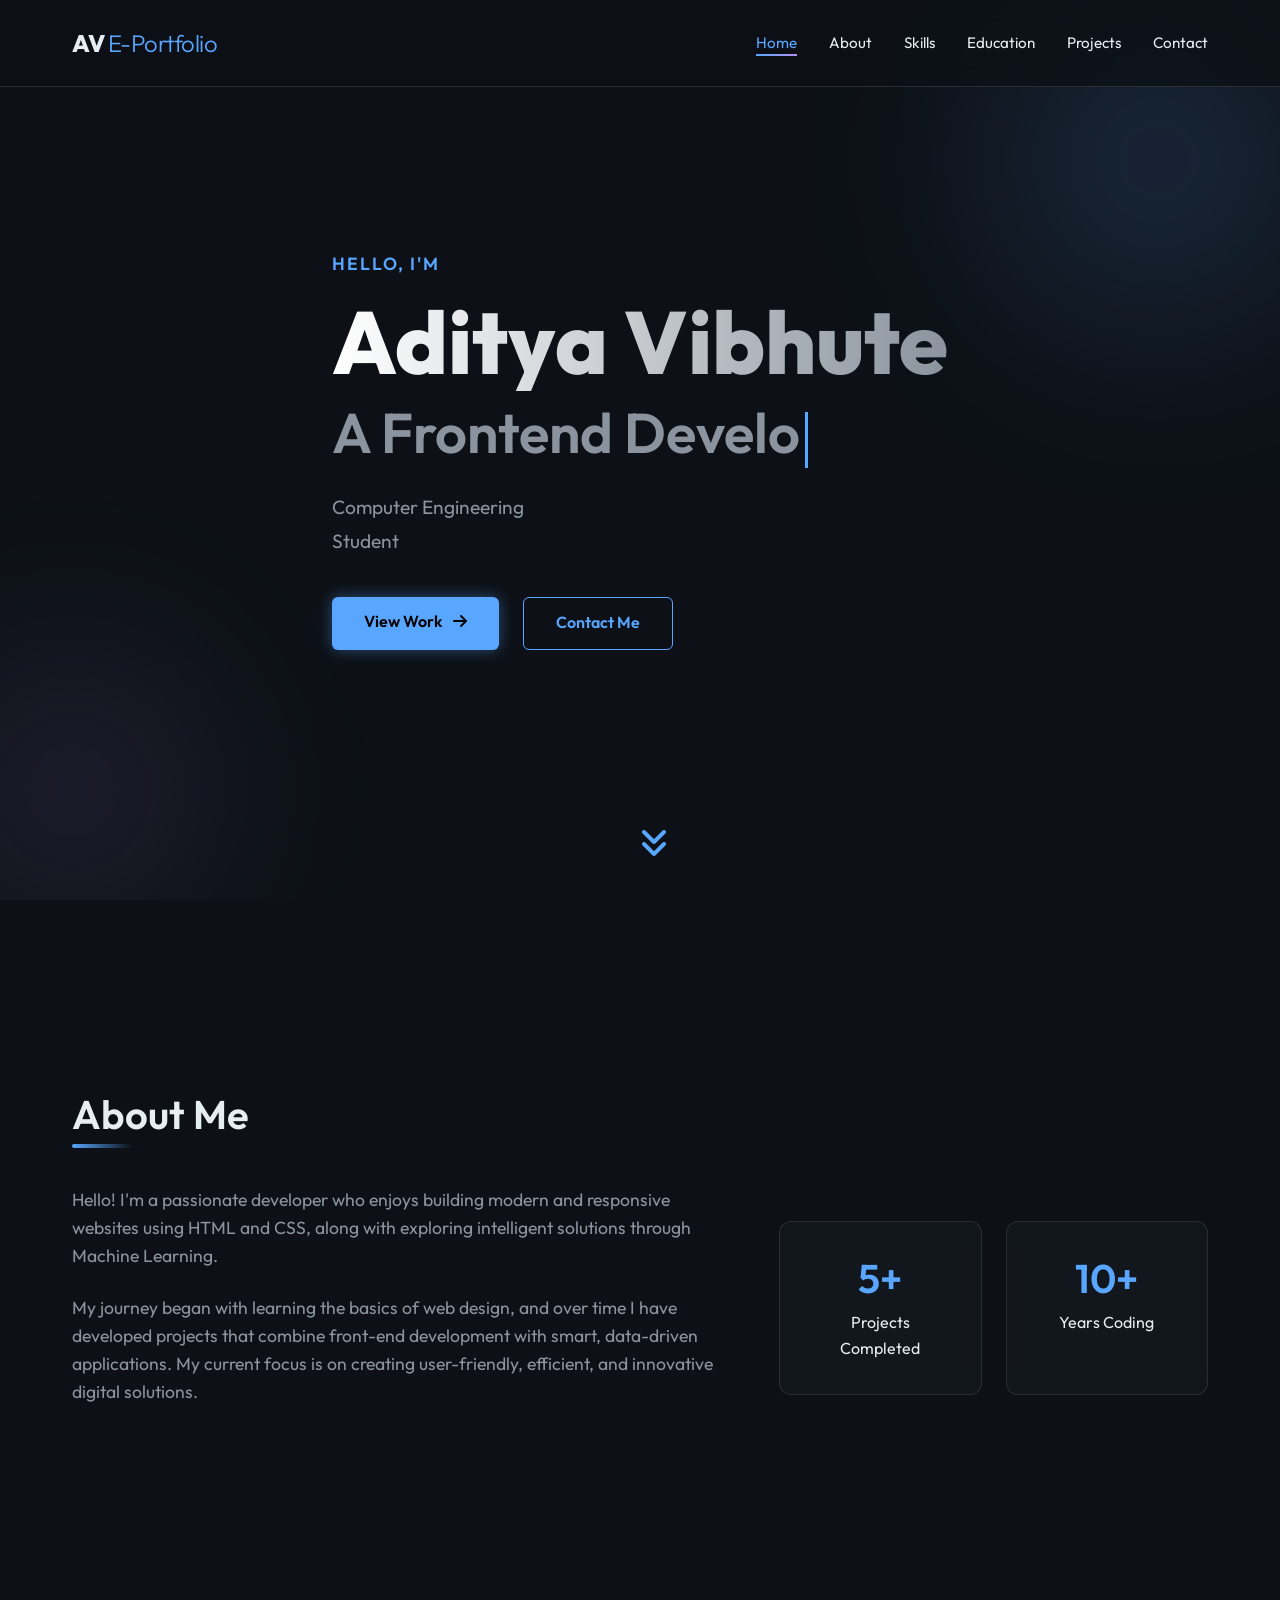
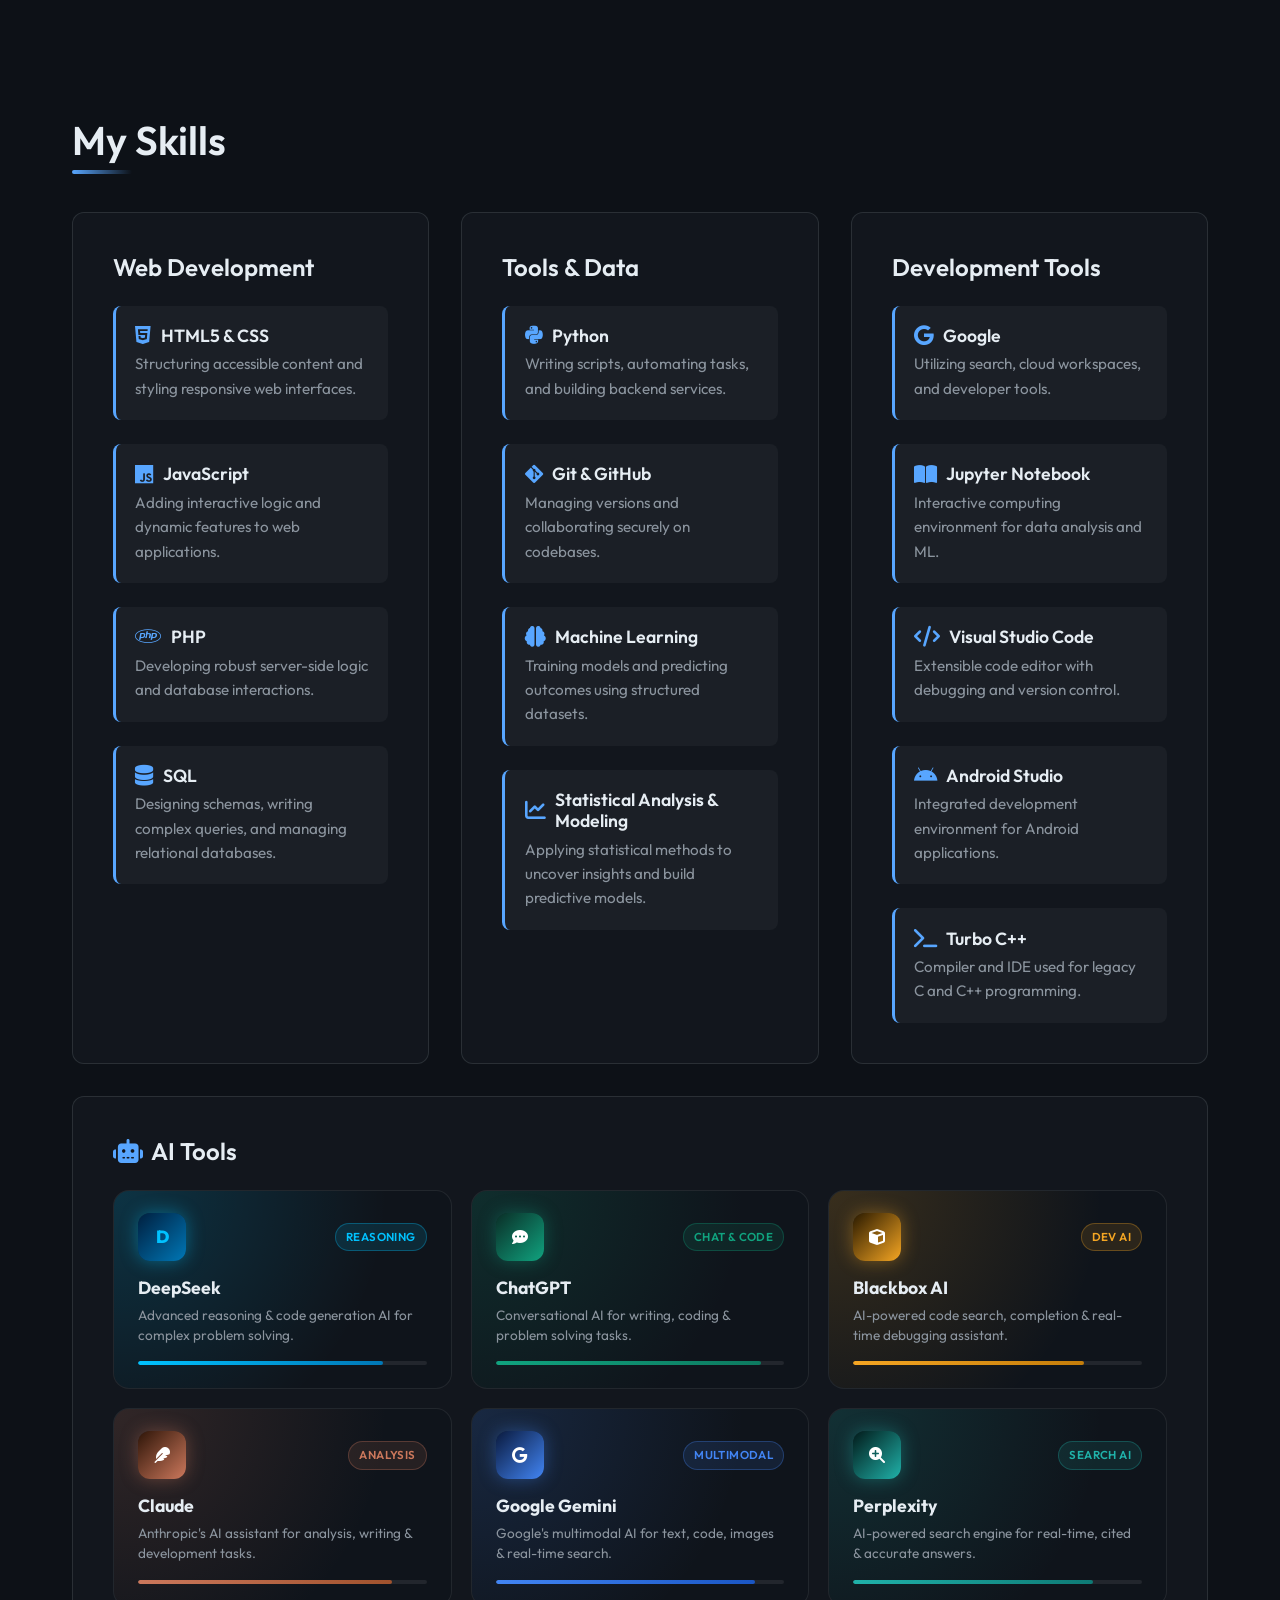
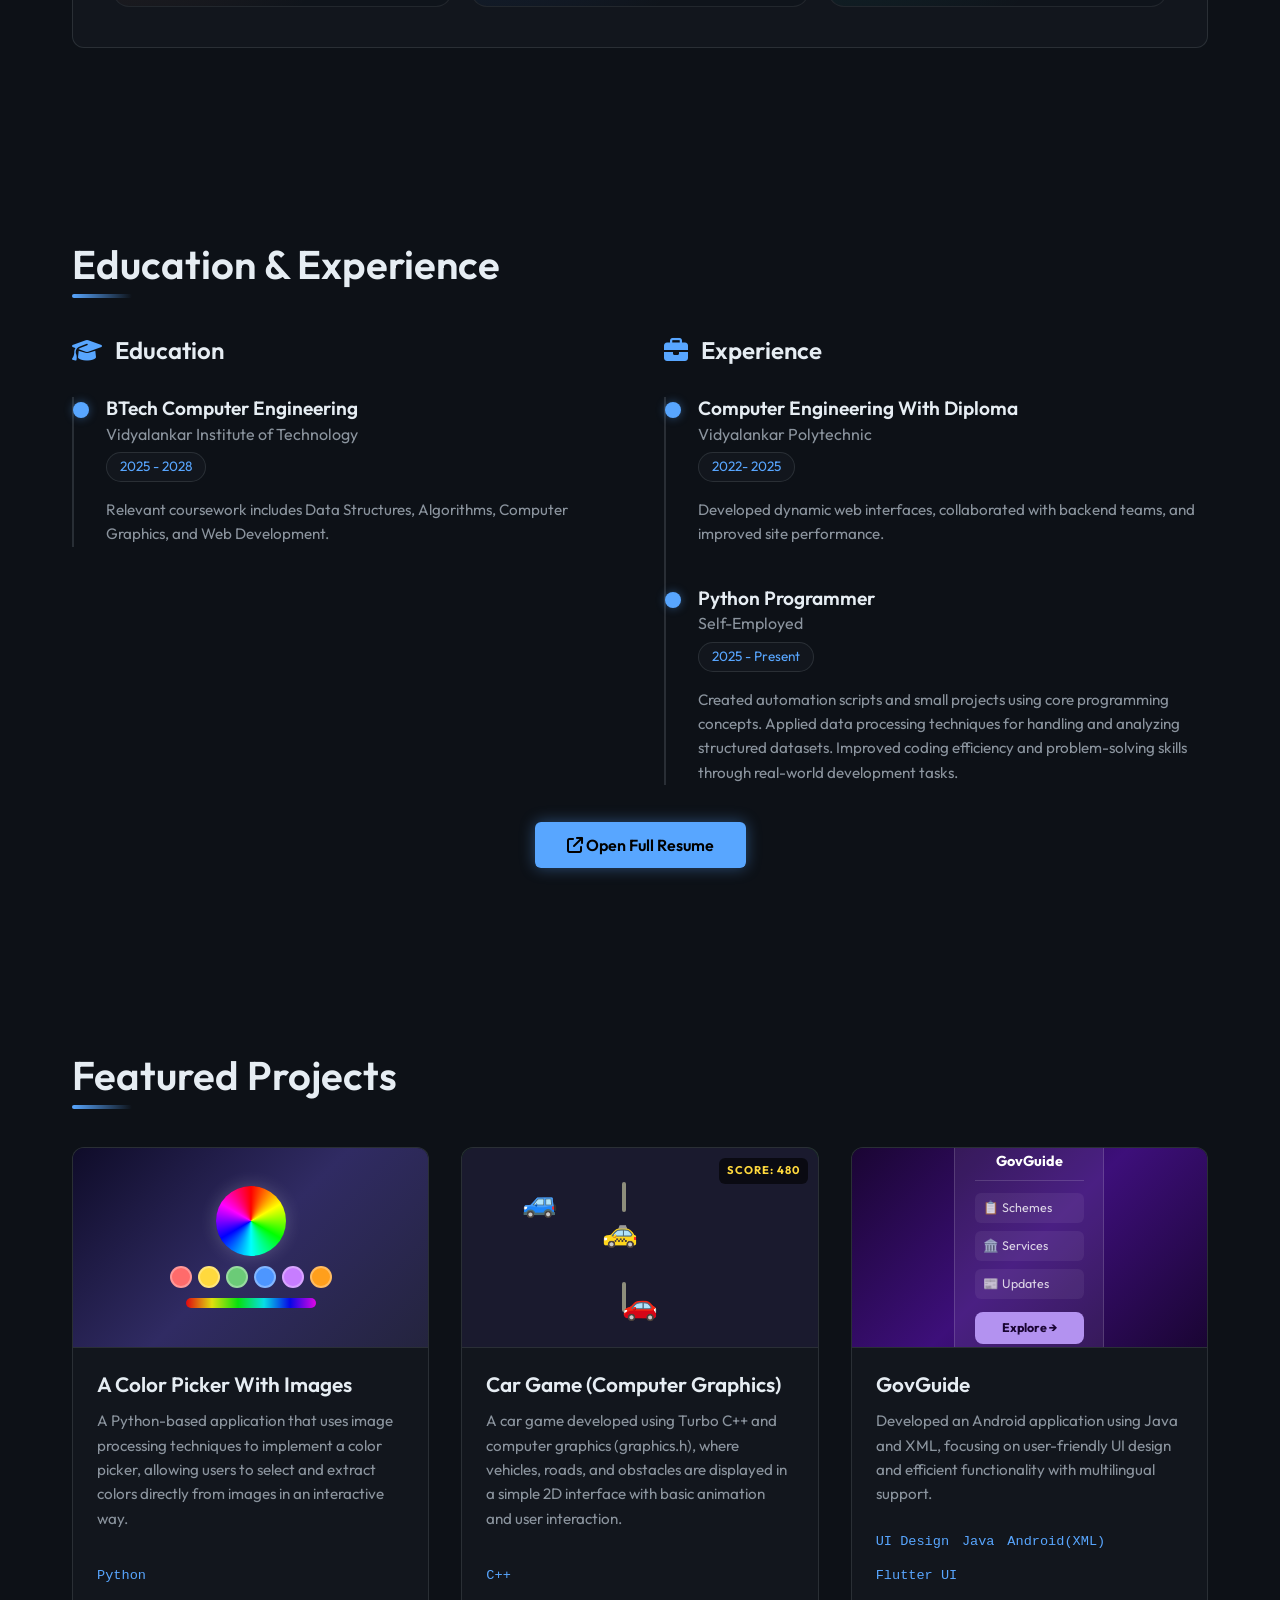
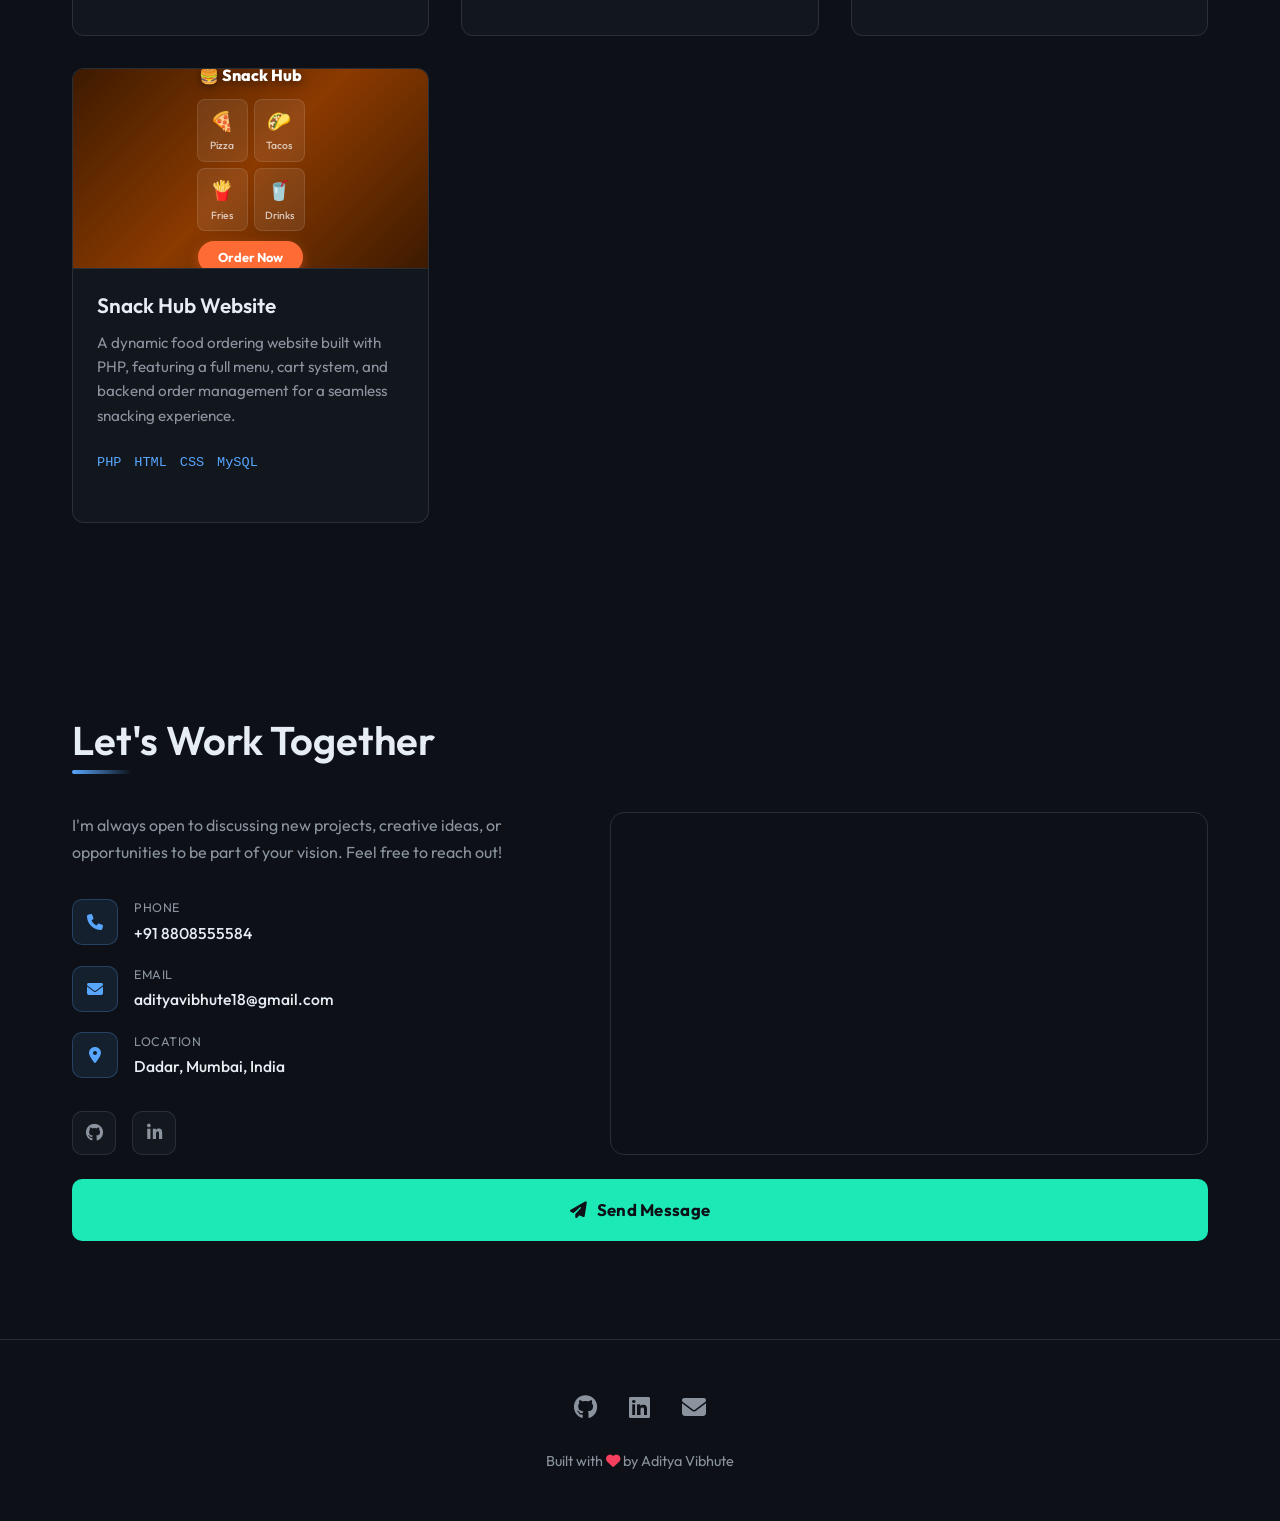
<file: index.html>
<!DOCTYPE html>
<html lang="en">

<head>
    <meta charset="UTF-8">
    <meta name="viewport" content="width=device-width, initial-scale=1.0">
    <title>Portfolio | Creative Developer</title>
    <link rel="stylesheet" href="styles.css">
    <link href="https://fonts.googleapis.com/css2?family=Outfit:wght@300;400;600;800&display=swap" rel="stylesheet">
    <link rel="stylesheet" href="https://cdnjs.cloudflare.com/ajax/libs/font-awesome/6.4.0/css/all.min.css">
</head>

<body>
    <!-- Navbar -->
    <nav id="navbar">
        <div class="nav-content">
            <a href="#" class="logo">AV <span>E-Portfolio</span></a>
            <div class="hamburger" id="hamburger">
                <i class="fa-solid fa-bars"></i>
            </div>
            <ul class="nav-links" id="nav-links">
                <li class="close-menu">
                    <i class="fa-solid fa-xmark" id="close-menu-btn"></i>
                </li>
                <li><a href="#home">Home</a></li>
                <li><a href="#about">About</a></li>
                <li><a href="#skills">Skills</a></li>
                <li><a href="#education">Education</a></li>
                <li><a href="#projects">Projects</a></li>
                <li><a href="#contact">Contact</a></li>
            </ul>
        </div>
    </nav>

    <!-- Hero Section -->
    <section id="home" class="hero">
        <div class="blob blob-1"></div>
        <div class="blob blob-2"></div>
        <div class="hero-content">
            <p class="greeting">Hello, I'm</p>
            <h1 class="name">Aditya Vibhute</h1>
            <h2 class="title">A <span class="typing"></span></h2>
            <p class="description" style="margin-bottom: 0.2rem;">Computer Engineering</p>
            <p class="description">Student</p>
            <div class="cta-group">
                <a href="#projects" class="btn primary">View Work <i class="fa-solid fa-arrow-right"
                        style="margin-left: 8px;"></i></a>
                <a href="#contact" class="btn secondary">Contact Me</a>
            </div>
        </div>
        <a href="#about" class="scroll-indicator fade-in">
            <i class="fa-solid fa-angles-down"></i>
        </a>
    </section>

    <!-- About Section -->
    <section id="about" class="about section">
        <h2 class="section-title fade-in">About Me</h2>
        <div class="about-grid fade-in">
            <div class="about-text">
                <p>Hello! I'm a passionate developer who enjoys building modern and responsive websites using HTML and
                    CSS, along with exploring intelligent solutions through Machine Learning.</p>

                <p>My journey began with learning the basics of web design, and over time I have developed projects that
                    combine front-end development with smart, data-driven applications. My current focus is on creating
                    user-friendly, efficient, and innovative digital solutions.</p>
            </div>
            <div class="about-stats">
                <div class="stat-box">
                    <h3>5+</h3>
                    <p>Projects Completed</p>
                </div>
                <div class="stat-box">
                    <h3>10+</h3>
                    <p>Years Coding</p>
                </div>
            </div>
        </div>
    </section>

    <!-- Skills Section -->
    <section id="skills" class="skills section">
        <h2 class="section-title fade-in">My Skills</h2>
        <div class="skills-container fade-in">
            <div class="skill-category">
                <h3>Web Development</h3>
                <div class="skill-list">
                    <div class="skill-item">
                        <h4><i class="fa-brands fa-html5"></i> HTML5 & CSS</h4>
                        <p>Structuring accessible content and styling responsive web interfaces.</p>
                    </div>
                    <div class="skill-item">
                        <h4><i class="fa-brands fa-js"></i> JavaScript</h4>
                        <p>Adding interactive logic and dynamic features to web applications.</p>
                    </div>
                    <div class="skill-item">
                        <h4><i class="fa-brands fa-php"></i> PHP</h4>
                        <p>Developing robust server-side logic and database interactions.</p>
                    </div>
                    <div class="skill-item">
                        <h4><i class="fa-solid fa-database"></i> SQL</h4>
                        <p>Designing schemas, writing complex queries, and managing relational databases.</p>
                    </div>
                </div>
            </div>
            <div class="skill-category">
                <h3>Tools & Data</h3>
                <div class="skill-list">
                    <div class="skill-item">
                        <h4><i class="fa-brands fa-python"></i> Python</h4>
                        <p>Writing scripts, automating tasks, and building backend services.</p>
                    </div>
                    <div class="skill-item">
                        <h4><i class="fa-brands fa-git-alt"></i> Git & GitHub</h4>
                        <p>Managing versions and collaborating securely on codebases.</p>
                    </div>
                    <div class="skill-item">
                        <h4><i class="fa-solid fa-brain"></i> Machine Learning</h4>
                        <p>Training models and predicting outcomes using structured datasets.</p>
                    </div>
                    <div class="skill-item">
                        <h4><i class="fa-solid fa-chart-line"></i> Statistical Analysis & Modeling</h4>
                        <p>Applying statistical methods to uncover insights and build predictive models.</p>
                    </div>
                </div>
            </div>
            <div class="skill-category">
                <h3>Development Tools</h3>
                <div class="skill-list">
                    <div class="skill-item">
                        <h4><i class="fa-brands fa-google"></i> Google</h4>
                        <p>Utilizing search, cloud workspaces, and developer tools.</p>
                    </div>
                    <div class="skill-item">
                        <h4><i class="fa-solid fa-book-open"></i> Jupyter Notebook</h4>
                        <p>Interactive computing environment for data analysis and ML.</p>
                    </div>
                    <div class="skill-item">
                        <h4><i class="fa-solid fa-code"></i> Visual Studio Code</h4>
                        <p>Extensible code editor with debugging and version control.</p>
                    </div>
                    <div class="skill-item">
                        <h4><i class="fa-brands fa-android"></i> Android Studio</h4>
                        <p>Integrated development environment for Android applications.</p>
                    </div>
                    <div class="skill-item">
                        <h4><i class="fa-solid fa-terminal"></i> Turbo C++</h4>
                        <p>Compiler and IDE used for legacy C and C++ programming.</p>
                    </div>
                </div>
            </div>

            <div class="skill-category ai-category">
                <h3><i class="fa-solid fa-robot" style="color: var(--accent-color); margin-right: 8px;"></i>AI Tools</h3>
                <div class="ai-tools-grid">

                    <!-- DeepSeek -->
                    <div class="ai-tool-card">
                        <div class="ai-card-glow" style="background: radial-gradient(circle at top left, rgba(0,194,255,0.18), transparent 70%);"></div>
                        <div class="ai-card-top">
                            <div class="ai-logo-circle" style="background: linear-gradient(135deg, #001f3f, #0077b6); box-shadow: 0 0 18px rgba(0,194,255,0.4);">
                                <span style="color:#00c2ff; font-size:1.1rem; font-weight:800;">D</span>
                            </div>
                            <div class="ai-badge" style="background: rgba(0,194,255,0.12); color:#00c2ff; border-color: rgba(0,194,255,0.3);">Reasoning</div>
                        </div>
                        <h4 class="ai-name">DeepSeek</h4>
                        <p class="ai-desc">Advanced reasoning & code generation AI for complex problem solving.</p>
                        <div class="ai-bar"><div class="ai-bar-fill" style="width:85%; background: linear-gradient(90deg,#00c2ff,#0077b6);"></div></div>
                    </div>

                    <!-- ChatGPT -->
                    <div class="ai-tool-card">
                        <div class="ai-card-glow" style="background: radial-gradient(circle at top left, rgba(16,163,127,0.18), transparent 70%);"></div>
                        <div class="ai-card-top">
                            <div class="ai-logo-circle" style="background: linear-gradient(135deg, #0a2e27, #10a37f); box-shadow: 0 0 18px rgba(16,163,127,0.4);">
                                <i class="fa-solid fa-comment-dots" style="color:#fff; font-size:1rem;"></i>
                            </div>
                            <div class="ai-badge" style="background: rgba(16,163,127,0.12); color:#10a37f; border-color: rgba(16,163,127,0.3);">Chat & Code</div>
                        </div>
                        <h4 class="ai-name">ChatGPT</h4>
                        <p class="ai-desc">Conversational AI for writing, coding & problem solving tasks.</p>
                        <div class="ai-bar"><div class="ai-bar-fill" style="width:92%; background: linear-gradient(90deg,#10a37f,#0d7a60);"></div></div>
                    </div>

                    <!-- Blackbox AI -->
                    <div class="ai-tool-card">
                        <div class="ai-card-glow" style="background: radial-gradient(circle at top left, rgba(245,166,35,0.18), transparent 70%);"></div>
                        <div class="ai-card-top">
                            <div class="ai-logo-circle" style="background: linear-gradient(135deg, #2a1a00, #f5a623); box-shadow: 0 0 18px rgba(245,166,35,0.4);">
                                <i class="fa-solid fa-cube" style="color:#fff; font-size:1rem;"></i>
                            </div>
                            <div class="ai-badge" style="background: rgba(245,166,35,0.12); color:#f5a623; border-color: rgba(245,166,35,0.3);">Dev AI</div>
                        </div>
                        <h4 class="ai-name">Blackbox AI</h4>
                        <p class="ai-desc">AI-powered code search, completion & real-time debugging assistant.</p>
                        <div class="ai-bar"><div class="ai-bar-fill" style="width:80%; background: linear-gradient(90deg,#f5a623,#c47d0a);"></div></div>
                    </div>

                    <!-- Claude -->
                    <div class="ai-tool-card">
                        <div class="ai-card-glow" style="background: radial-gradient(circle at top left, rgba(204,120,92,0.18), transparent 70%);"></div>
                        <div class="ai-card-top">
                            <div class="ai-logo-circle" style="background: linear-gradient(135deg, #2e1508, #cc785c); box-shadow: 0 0 18px rgba(204,120,92,0.4);">
                                <i class="fa-solid fa-feather" style="color:#fff; font-size:1rem;"></i>
                            </div>
                            <div class="ai-badge" style="background: rgba(204,120,92,0.12); color:#cc785c; border-color: rgba(204,120,92,0.3);">Analysis</div>
                        </div>
                        <h4 class="ai-name">Claude</h4>
                        <p class="ai-desc">Anthropic's AI assistant for analysis, writing & development tasks.</p>
                        <div class="ai-bar"><div class="ai-bar-fill" style="width:88%; background: linear-gradient(90deg,#cc785c,#a0522d);"></div></div>
                    </div>

                    <!-- Google Gemini -->
                    <div class="ai-tool-card">
                        <div class="ai-card-glow" style="background: radial-gradient(circle at top left, rgba(66,133,244,0.18), transparent 70%);"></div>
                        <div class="ai-card-top">
                            <div class="ai-logo-circle" style="background: linear-gradient(135deg, #0a1a3e, #4285f4); box-shadow: 0 0 18px rgba(66,133,244,0.4);">
                                <i class="fa-brands fa-google" style="color:#fff; font-size:1rem;"></i>
                            </div>
                            <div class="ai-badge" style="background: rgba(66,133,244,0.12); color:#4285f4; border-color: rgba(66,133,244,0.3);">Multimodal</div>
                        </div>
                        <h4 class="ai-name">Google Gemini</h4>
                        <p class="ai-desc">Google's multimodal AI for text, code, images & real-time search.</p>
                        <div class="ai-bar"><div class="ai-bar-fill" style="width:90%; background: linear-gradient(90deg,#4285f4,#1a56c4);"></div></div>
                    </div>

                    <!-- Perplexity -->
                    <div class="ai-tool-card">
                        <div class="ai-card-glow" style="background: radial-gradient(circle at top left, rgba(32,178,170,0.18), transparent 70%);"></div>
                        <div class="ai-card-top">
                            <div class="ai-logo-circle" style="background: linear-gradient(135deg, #021a1a, #20b2aa); box-shadow: 0 0 18px rgba(32,178,170,0.4);">
                                <i class="fa-solid fa-magnifying-glass-plus" style="color:#fff; font-size:1rem;"></i>
                            </div>
                            <div class="ai-badge" style="background: rgba(32,178,170,0.12); color:#20b2aa; border-color: rgba(32,178,170,0.3);">Search AI</div>
                        </div>
                        <h4 class="ai-name">Perplexity</h4>
                        <p class="ai-desc">AI-powered search engine for real-time, cited & accurate answers.</p>
                        <div class="ai-bar"><div class="ai-bar-fill" style="width:83%; background: linear-gradient(90deg,#20b2aa,#0e7a75);"></div></div>
                    </div>

                </div>
            </div>
        </div>
    </section>

    <!-- Education and Experience Section -->
    <section id="education" class="resume section">
        <h2 class="section-title fade-in">Education & Experience</h2>
        <div class="resume-container fade-in">
            <div class="resume-column">
                <h3 class="resume-heading"><i class="fa-solid fa-graduation-cap"></i> Education</h3>
                <div class="timeline-box">
                    <div class="timeline-item">
                        <div class="time-dot"></div>
                        <h4>BTech Computer Engineering</h4>
                        <h5>Vidyalankar Institute of Technology</h5>
                        <span class="date">2025 - 2028</span>
                        <p>Relevant coursework includes Data Structures, Algorithms, Computer Graphics, and Web
                            Development.</p>
                    </div>
                </div>
            </div>
            <div class="resume-column">
                <h3 class="resume-heading"><i class="fa-solid fa-briefcase"></i> Experience</h3>
                <div class="timeline-box">
                    <div class="timeline-item">
                        <div class="time-dot"></div>
                        <h4>Computer Engineering With Diploma</h4>
                        <h5>Vidyalankar Polytechnic</h5>
                        <span class="date">2022- 2025</span>
                        <p>Developed dynamic web interfaces, collaborated with backend teams, and improved site
                            performance.</p>
                    </div>
                    <div class="timeline-item">
                        <div class="time-dot"></div>
                        <h4>Python Programmer</h4>
                        <h5>Self-Employed</h5>
                        <span class="date">2025 - Present</span>
                        <p>
                            Created automation scripts and small projects using core programming concepts.
                            Applied data processing techniques for handling and analyzing structured datasets.
                            Improved coding efficiency and problem-solving skills through real-world development tasks.
                        </p>
                    </div>
                </div>
            </div>
        </div>
        <div class="resume-download fade-in" style="text-align: center; margin-top: 3rem;">
            <a href="resume.html" target="_blank" class="btn primary"><i
                    class="fa-solid fa-arrow-up-right-from-square"></i> Open Full Resume</a>
        </div>
    </section>

    <!-- Projects Section -->
    <section id="projects" class="projects section">
        <h2 class="section-title fade-in">Featured Projects</h2>
        <div class="projects-grid fade-in">

            <!-- Project 1: Color Picker -->
            <div class="project-card">
                <div class="project-img-container">
                    <div class="project-placeholder mock-1">
                        <div class="mock-visual mock-colorpicker">
                            <div class="cp-wheel"></div>
                            <div class="cp-swatches">
                                <span style="background:#ff6b6b"></span>
                                <span style="background:#ffd93d"></span>
                                <span style="background:#6bcb77"></span>
                                <span style="background:#4d96ff"></span>
                                <span style="background:#c77dff"></span>
                                <span style="background:#ff9f1c"></span>
                            </div>
                            <div class="cp-bar"></div>
                        </div>
                    </div>
                </div>
                <div class="project-info">
                    <h3>A Color Picker With Images</h3>
                    <p>A Python-based application that uses image processing techniques to implement a color picker,
                        allowing users to select and extract colors directly from images in an interactive way.</p>
                    <div class="project-tech">
                        <span>Python</span>
                    </div>
                </div>
            </div>

            <!-- Project 2: Car Game -->
            <div class="project-card">
                <div class="project-img-container">
                    <div class="project-placeholder mock-2">
                        <div class="mock-visual mock-cargame">
                            <div class="road">
                                <div class="lane-line"></div>
                                <div class="lane-line"></div>
                            </div>
                            <div class="car player-car">&#x1F697;</div>
                            <div class="car obstacle-car" style="top:30px; left:60px;">&#x1F699;</div>
                            <div class="car obstacle-car" style="top:60px; left:140px;">&#x1F695;</div>
                            <div class="score-badge">SCORE: 480</div>
                        </div>
                    </div>
                </div>
                <div class="project-info">
                    <h3>Car Game (Computer Graphics)</h3>
                    <p>A car game developed using Turbo C++ and computer graphics (graphics.h), where vehicles, roads,
                        and obstacles are displayed in a simple 2D interface with basic animation and user interaction.</p>
                    <div class="project-tech">
                        <span>C++</span>
                    </div>
                </div>
            </div>

            <!-- Project 3: GovGuide -->
            <div class="project-card">
                <div class="project-img-container">
                    <div class="project-placeholder mock-3">
                        <div class="mock-visual mock-govguide">
                            <div class="phone-frame">
                                <div class="phone-header">GovGuide</div>
                                <div class="phone-item">&#x1F4CB; Schemes</div>
                                <div class="phone-item">&#x1F3DB;&#xFE0F; Services</div>
                                <div class="phone-item">&#x1F4F0; Updates</div>
                                <div class="phone-btn">Explore &#x2192;</div>
                            </div>
                        </div>
                    </div>
                </div>
                <div class="project-info">
                    <h3>GovGuide</h3>
                    <p>Developed an Android application using Java and XML, focusing on user-friendly UI design and
                        efficient functionality with multilingual support.</p>
                    <div class="project-tech">
                        <span>UI Design</span><span>Java</span><span>Android(XML)</span><span>Flutter UI</span>
                    </div>
                </div>
            </div>

            <!-- Project 4: Snack Hub Website -->
            <div class="project-card">
                <div class="project-img-container">
                    <div class="project-placeholder mock-4">
                        <div class="mock-visual mock-snackhub">
                            <div class="snack-header">&#x1F354; Snack Hub</div>
                            <div class="snack-grid">
                                <div class="snack-item">&#x1F355;<span>Pizza</span></div>
                                <div class="snack-item">&#x1F32E;<span>Tacos</span></div>
                                <div class="snack-item">&#x1F35F;<span>Fries</span></div>
                                <div class="snack-item">&#x1F964;<span>Drinks</span></div>
                            </div>
                            <div class="snack-btn">Order Now</div>
                        </div>
                    </div>
                </div>
                <div class="project-info">
                    <h3>Snack Hub Website</h3>
                    <p>A dynamic food ordering website built with PHP, featuring a full menu, cart system, and backend
                        order management for a seamless snacking experience.</p>
                    <div class="project-tech">
                        <span>PHP</span><span>HTML</span><span>CSS</span><span>MySQL</span>
                    </div>
                </div>
            </div>

           
    </section>

    <!-- Contact Section -->
    <section id="contact" class="contact section">
        <h2 class="section-title fade-in">Let's Work Together</h2>
        <div class="contact-new fade-in">

            <!-- Top Row: Info Left + Map Right -->
            <div class="contact-top">

                <!-- Left: Info -->
                <div class="contact-left">
                    <p class="contact-text" style="text-align:left; margin-bottom: 2rem;">I'm always open to discussing new projects, creative ideas, or opportunities to be part of your vision. Feel free to reach out!</p>

                    <div class="contact-info-list">
                        <div class="contact-info-item">
                            <div class="contact-icon"><i class="fa-solid fa-phone"></i></div>
                            <div>
                                <span class="info-label">Phone</span>
                                <span class="info-value">+91 8808555584</span>
                            </div>
                        </div>
                        <div class="contact-info-item">
                            <div class="contact-icon"><i class="fa-solid fa-envelope"></i></div>
                            <div>
                                <span class="info-label">Email</span>
                                <span class="info-value">adityavibhute18@gmail.com</span>
                            </div>
                        </div>
                        <div class="contact-info-item">
                            <div class="contact-icon"><i class="fa-solid fa-location-dot"></i></div>
                            <div>
                                <span class="info-label">Location</span>
                                <span class="info-value">Dadar, Mumbai, India</span>
                            </div>
                        </div>
                    </div>

                    <div class="contact-socials">
                        <a href="https://github.com/adityavibhute18-star" target="_blank" rel="noopener noreferrer" class="social-icon-btn"><i class="fa-brands fa-github"></i></a>
                        <a href="https://www.linkedin.com/in/aditya-vibhute-13b185315/" target="_blank" rel="noopener noreferrer" class="social-icon-btn"><i class="fa-brands fa-linkedin-in"></i></a>
                    </div>
                </div>

                <!-- Right: Map -->
                <div class="contact-map">
                    <iframe
                        src="https://www.google.com/maps/embed?pb=!1m18!1m12!1m3!1d3771.861!2d72.8478119!3d19.0177989!2m3!1f0!2f0!3f0!3m2!1i1024!2i768!4f13.1!3m3!1m2!1s0x3be7ce5cd20bd20b%3A0x428a5650397b5bd0!2sDadar%2C%20Mumbai%2C%20Maharashtra!5e0!3m2!1sen!2sin!4v1680000000000!5m2!1sen!2sin"
                        width="100%" height="100%"
                        style="border:0; display:block;"
                        allowfullscreen="" loading="lazy"
                        referrerpolicy="no-referrer-when-downgrade">
                    </iframe>
                </div>
            </div>

            <!-- Bottom: Send Message Button -->
            <div class="contact-bottom">
                <a href="mailto:adityavibhute18@gmail.com" class="btn-send-message">
                    <i class="fa-solid fa-paper-plane"></i> Send Message
                </a>
            </div>

        </div>
    </section>

    <!-- Footer -->
    <footer>
        <div class="social-links">
            <a href="https://github.com/adityavibhute18-star" target="_blank" rel="noopener noreferrer"><i
                    class="fa-brands fa-github"></i></a>
            <a href="https://www.linkedin.com/in/aditya-vibhute-13b185315/" target="_blank" rel="noopener noreferrer"><i
                    class="fa-brands fa-linkedin"></i></a>
            <a href="/cdn-cgi/l/email-protection#97f6f3fee3eef6e1fef5ffe2e3f2a6afd7f0faf6fefbb9f4f8fa"><i class="fa-solid fa-envelope"></i></a>
        </div>
        <p>Built with <i class="fa-solid fa-heart"></i> by Aditya Vibhute</p>
    </footer>

    <a href="#" class="back-to-top" id="backToTop">
        <i class="fa-solid fa-arrow-up"></i>
    </a>

  <script src="script.js"></script>
</body>

</html>
</file>
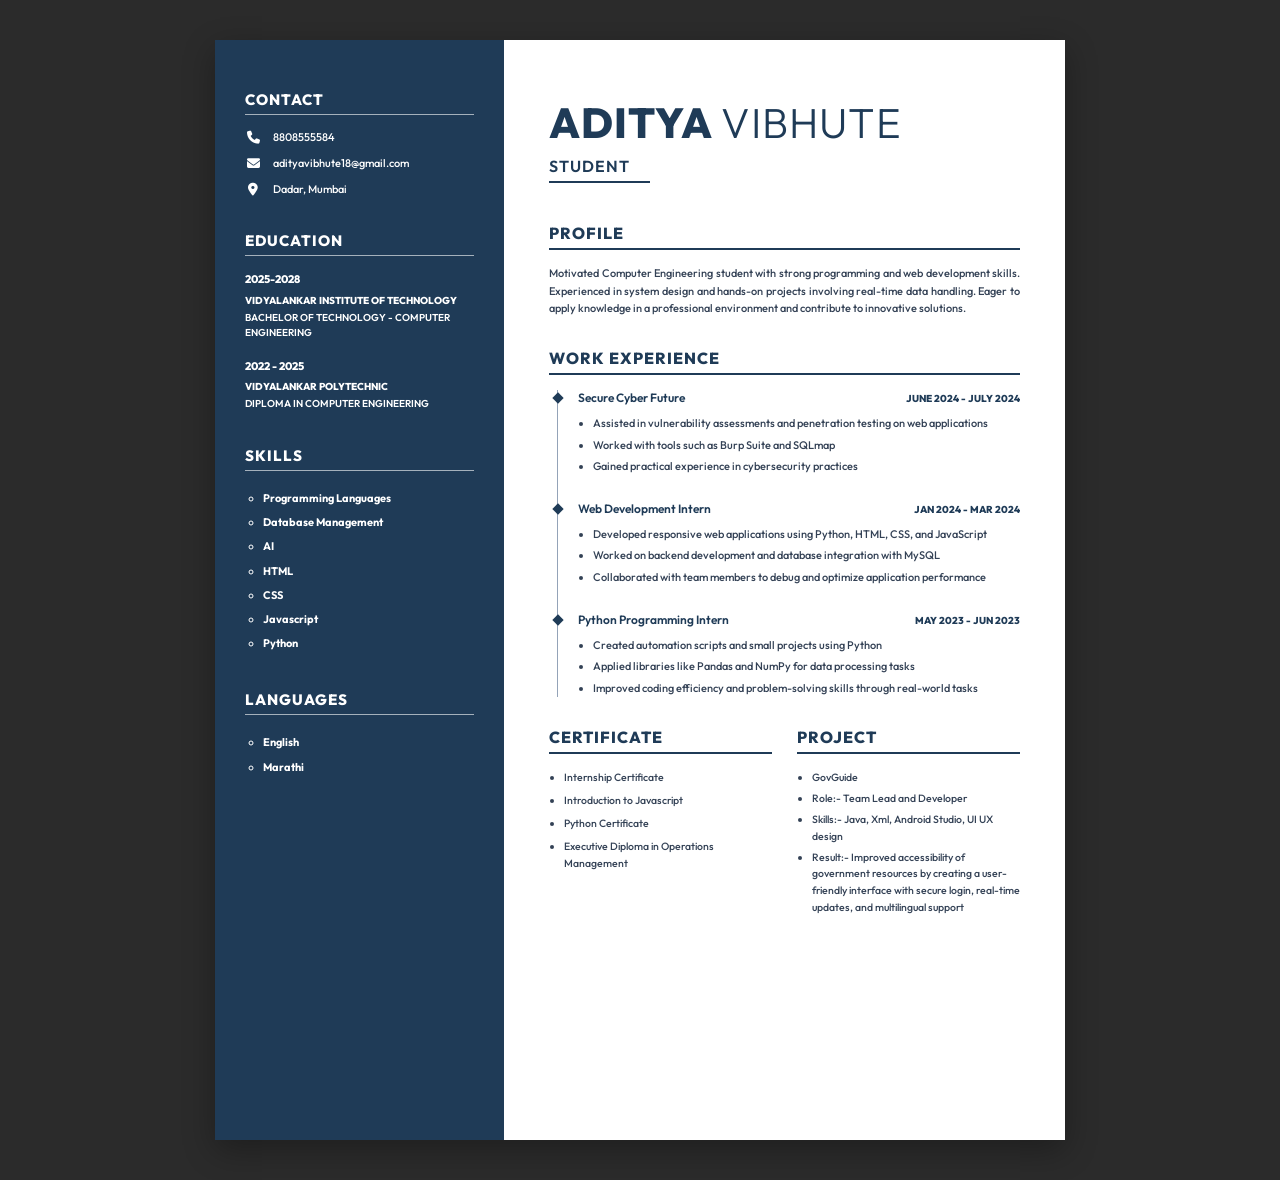
<file: resume.html>
<!DOCTYPE html>
<html lang="en">

<head>
    <meta charset="UTF-8">
    <meta name="viewport" content="width=device-width, initial-scale=1.0">
    <title>Aditya Vibhute - Resume</title>
    <link href="https://fonts.googleapis.com/css2?family=Outfit:wght@300;400;500;600;700;800&display=swap"
        rel="stylesheet">
    <link rel="stylesheet" href="https://cdnjs.cloudflare.com/ajax/libs/font-awesome/6.4.0/css/all.min.css">
    <style>
        * {
            box-sizing: border-box;
        }

        body {
            margin: 0;
            font-family: 'Outfit', sans-serif;
            background-color: #2b2b2b;
            /* Dark background to contrast the paper */
            display: flex;
            justify-content: center;
            padding: 40px 0;
        }

        .container {
            display: flex;
            max-width: 850px;
            width: 100%;
            background: white;
            box-shadow: 0 10px 30px rgba(0, 0, 0, 0.3);
            min-height: 1100px;
        }

        /* LEFT SIDE */
        .sidebar {
            width: 34%;
            background: #1f3b57;
            color: white;
            padding: 50px 30px;
        }

        .sidebar h2 {
            font-size: 15px;
            font-weight: 800;
            letter-spacing: 1px;
            border-bottom: 1.5px solid rgba(255, 255, 255, 0.6);
            padding-bottom: 5px;
            margin-top: 35px;
            margin-bottom: 15px;
            text-transform: uppercase;
            width: 100%;
        }

        .sidebar h2:first-child {
            margin-top: 0;
        }

        .contact-info {
            display: flex;
            flex-direction: column;
            gap: 12px;
            font-size: 11px;
            margin-bottom: 30px;
            font-weight: 500;
        }

        .contact-info div {
            display: flex;
            align-items: center;
            gap: 12px;
        }

        .contact-info i {
            font-size: 13px;
            width: 16px;
            text-align: center;
        }

        .education-block {
            margin-bottom: 18px;
            font-size: 10px;
            line-height: 1.5;
        }

        .education-block .date {
            font-weight: 800;
            margin-bottom: 5px;
            font-size: 11px;
        }

        .education-block .inst-title {
            text-transform: uppercase;
            font-weight: 800;
            margin-bottom: 2px;
        }

        .education-block .degree {
            text-transform: uppercase;
            font-weight: 600;
        }

        .sidebar ul {
            padding-left: 18px;
            margin: 0;
            font-size: 11px;
            line-height: 2.2;
            list-style-type: circle;
        }

        .sidebar li {
            font-weight: 700;
        }

        /* RIGHT SIDE */
        .content {
            width: 66%;
            padding: 60px 45px;
            background: #ffffff;
            color: #1e293b;
        }

        .header {
            margin-bottom: 40px;
        }

        .name {
            font-size: 42px;
            font-weight: 800;
            color: #1f3b57;
            line-height: 1.1;
            text-transform: uppercase;
            letter-spacing: 1px;
        }

        .name span {
            font-weight: 300;
            color: #1f3b57;
        }

        .title {
            color: #1f3b57;
            font-size: 16px;
            font-weight: 600;
            letter-spacing: 1px;
            margin-top: 10px;
            text-transform: uppercase;
            border-bottom: 2px solid #1f3b57;
            display: inline-block;
            padding-bottom: 5px;
            padding-right: 20px;
        }

        .section-title {
            color: #1f3b57;
            font-size: 16px;
            font-weight: 800;
            text-transform: uppercase;
            letter-spacing: 1px;
            margin-top: 30px;
            margin-bottom: 15px;
            border-bottom: 2px solid #1f3b57;
            padding-bottom: 5px;
        }

        .profile-text {
            font-size: 11px;
            line-height: 1.6;
            text-align: justify;
            margin-bottom: 30px;
            font-weight: 500;
            color: #334155;
        }

        .experience-container {
            border-left: 1px solid #94a3b8;
            padding-left: 20px;
            margin-left: 8px;
        }

        .experience-item {
            margin-bottom: 25px;
            position: relative;
        }

        .job-header {
            display: flex;
            justify-content: space-between;
            align-items: baseline;
            margin-bottom: 10px;
        }

        .job-header::before {
            content: '';
            position: absolute;
            left: -24.5px;
            top: 4px;
            width: 8px;
            height: 8px;
            background-color: #1f3b57;
            transform: rotate(45deg);
            /* Diamond shape */
        }

        .job-company {
            font-size: 12px;
            font-weight: 600;
            color: #1f3b57;
        }

        .job-date {
            font-size: 10px;
            font-weight: 800;
            color: #1f3b57;
            text-transform: uppercase;
        }

        .experience-item ul {
            padding-left: 15px;
            margin: 0;
            font-size: 11px;
            line-height: 1.6;
            color: #334155;
            font-weight: 500;
        }

        .experience-item li {
            margin-bottom: 4px;
        }

        .bottom-sections {
            display: flex;
            gap: 25px;
            margin-top: 30px;
        }

        .bottom-col {
            flex: 1;
        }

        .bottom-sections ul {
            padding-left: 15px;
            margin: 0;
            font-size: 10.5px;
            line-height: 1.6;
            color: #334155;
            font-weight: 500;
        }

        .bottom-sections li {
            margin-bottom: 6px;
        }

        .project-details li {
            margin-bottom: 4px;
        }

        /* Responsive */
        @media(max-width:768px) {
            .container {
                flex-direction: column;
            }

            .sidebar,
            .content {
                width: 100%;
            }

            .bottom-sections {
                flex-direction: column;
            }
        }
    </style>
</head>

<body>

    <div class="container">

        <!-- LEFT SIDE -->
        <div class="sidebar">

            <h2>CONTACT</h2>
            <div class="contact-info">
                <div>
                    <i class="fa-solid fa-phone"></i>
                    <span>8808555584</span>
                </div>
                <div>
                    <i class="fa-solid fa-envelope"></i>
                    <span>adityavibhute18@gmail.com</span>
                </div>
                <div>
                    <i class="fa-solid fa-location-dot"></i>
                    <span>Dadar, Mumbai</span>
                </div>
            </div>

            <h2>EDUCATION</h2>

            <div class="education-block">
                <div class="date">2025-2028</div>
                <div class="inst-title">VIDYALANKAR INSTITUTE OF TECHNOLOGY</div>
                <div class="degree">BACHELOR OF TECHNOLOGY - COMPUTER ENGINEERING</div>
            </div>

            <div class="education-block">
                <div class="date">2022 - 2025</div>
                <div class="inst-title">VIDYALANKAR POLYTECHNIC</div>
                <div class="degree">DIPLOMA IN COMPUTER ENGINEERING</div>
            </div>

            <h2>SKILLS</h2>
            <ul>
                <li>Programming Languages</li>
                <li>Database Management</li>
                <li>AI</li>
                <li>HTML</li>
                <li>CSS</li>
                <li>Javascript</li>
                <li>Python</li>
            </ul>

            <h2>LANGUAGES</h2>
            <ul>
                <li>English</li>
                <li>Marathi</li>
            </ul>

        </div>

        <!-- RIGHT SIDE -->
        <div class="content">

            <div class="header">
                <div class="name">ADITYA <span>VIBHUTE</span></div>
                <div class="title">STUDENT</div>
            </div>

            <div class="section-title">PROFILE</div>
            <div class="profile-text">
                Motivated Computer Engineering student with strong programming and web development skills. Experienced
                in system design and hands-on projects involving real-time data handling. Eager to apply knowledge in a
                professional environment and contribute to innovative solutions.
            </div>

            <div class="section-title">WORK EXPERIENCE</div>

            <div class="experience-container">
                <div class="experience-item">
                    <div class="job-header">
                        <span class="job-company">Secure Cyber Future</span>
                        <span class="job-date">JUNE 2024 - JULY 2024</span>
                    </div>
                    <ul>
                        <li>Assisted in vulnerability assessments and penetration testing on web applications</li>
                        <li>Worked with tools such as Burp Suite and SQLmap</li>
                        <li>Gained practical experience in cybersecurity practices</li>
                    </ul>
                </div>

                <div class="experience-item">
                    <div class="job-header">
                        <span class="job-company">Web Development Intern</span>
                        <span class="job-date">Jan 2024 - Mar 2024</span>
                    </div>
                    <ul>
                        <li>Developed responsive web applications using Python, HTML, CSS, and JavaScript</li>
                        <li>Worked on backend development and database integration with MySQL</li>
                        <li>Collaborated with team members to debug and optimize application performance</li>
                    </ul>
                </div>

                <div class="experience-item">
                    <div class="job-header">
                        <span class="job-company">Python Programming Intern</span>
                        <span class="job-date">May 2023 - Jun 2023</span>
                    </div>
                    <ul>
                        <li>Created automation scripts and small projects using Python</li>
                        <li>Applied libraries like Pandas and NumPy for data processing tasks</li>
                        <li>Improved coding efficiency and problem-solving skills through real-world tasks</li>
                    </ul>
                </div>
            </div>

            <div class="bottom-sections">
                <div class="bottom-col">
                    <div class="section-title" style="margin-top: 0;">CERTIFICATE</div>
                    <ul>
                        <li>Internship Certificate</li>
                        <li>Introduction to Javascript</li>
                        <li>Python Certificate</li>
                        <li>Executive Diploma in Operations Management</li>
                    </ul>
                </div>

                <div class="bottom-col">
                    <div class="section-title" style="margin-top: 0;">PROJECT</div>
                    <ul class="project-details">
                        <li>GovGuide</li>
                        <li>Role:- Team Lead and Developer</li>
                        <li>Skills:- Java, Xml, Android Studio, UI UX design</li>
                        <li>Result:- Improved accessibility of government resources by creating a user-friendly
                            interface with secure login, real-time updates, and multilingual support</li>
                    </ul>
                </div>
            </div>

        </div>

    </div>

</body>

</html>
</file>
<file: styles.css>
:root {
    --bg-color: #0d1117;
    --text-primary: #e6edf3;
    --text-secondary: #8b949e;
    --accent-color: #58a6ff;
    --accent-glow: rgba(88, 166, 255, 0.4);
    --secondary-color: #b392f0;
    --card-bg: rgba(22, 27, 34, 0.6);
    --card-border: rgba(48, 54, 61, 0.8);
    --nav-bg: rgba(13, 17, 23, 0.8);
    --transition: 0.3s cubic-bezier(0.25, 0.8, 0.25, 1);
}

* {
    margin: 0;
    padding: 0;
    box-sizing: border-box;
}

html {
    scroll-behavior: smooth;
    overflow-x: hidden;
}

body {
    font-family: 'Outfit', sans-serif;
    background-color: var(--bg-color);
    color: var(--text-primary);
    line-height: 1.6;
    overflow-x: hidden;
}

h1,
h2,
h3,
h4,
h5,
h6 {
    font-weight: 600;
    line-height: 1.2;
}

a {
    text-decoration: none;
    color: inherit;
    transition: color var(--transition);
}

/* Nav */
.close-menu {
    display: none;
}

#navbar {
    position: fixed;
    top: 0;
    width: 100%;
    z-index: 1000;
    background: var(--nav-bg);
    backdrop-filter: blur(12px);
    -webkit-backdrop-filter: blur(12px);
    border-bottom: 1px solid var(--card-border);
    transition: transform 0.3s ease;
}

.nav-content {
    max-width: 1200px;
    margin: 0 auto;
    padding: 1.5rem 2rem;
    display: flex;
    justify-content: space-between;
    align-items: center;
}

.logo {
    font-size: 1.5rem;
    font-weight: 800;
    color: var(--text-primary);
    letter-spacing: -0.5px;
}

.logo span {
    color: var(--accent-color);
    font-weight: 300;
}

.nav-links {
    display: flex;
    list-style: none;
    gap: 2rem;
}

.nav-links a {
    font-size: 0.95rem;
    font-weight: 400;
    position: relative;
}

.nav-links a::after {
    content: '';
    position: absolute;
    width: 0;
    height: 2px;
    bottom: -4px;
    left: 0;
    background: linear-gradient(90deg, var(--accent-color), var(--secondary-color));
    transition: width var(--transition);
}

.nav-links a:hover::after,
.nav-links a.active::after {
    width: 100%;
}

.nav-links a:hover,
.nav-links a.active {
    color: var(--accent-color);
}

/* Sections */
.section {
    padding: 6rem 2rem;
    max-width: 1200px;
    margin: 0 auto;
    min-height: 80vh;
    display: flex;
    flex-direction: column;
    justify-content: center;
}

.section-title {
    font-size: 2.5rem;
    margin-bottom: 3rem;
    position: relative;
    display: inline-block;
}

.section-title::after {
    content: '';
    position: absolute;
    bottom: -10px;
    left: 0;
    width: 60px;
    height: 4px;
    background: linear-gradient(90deg, var(--accent-color), transparent);
    border-radius: 2px;
}

/* Hero */
.hero {
    min-height: 100vh;
    display: flex;
    align-items: center;
    justify-content: center;
    padding: 0 2rem;
    position: relative;
    overflow: hidden;
}

.hero-content {
    max-width: 800px;
    z-index: 10;
    position: relative;
}

.greeting {
    color: var(--accent-color);
    font-size: 1.1rem;
    font-weight: 600;
    letter-spacing: 2px;
    margin-bottom: 1rem;
    text-transform: uppercase;
}

.name {
    font-size: clamp(3rem, 8vw, 5.5rem);
    font-weight: 800;
    margin-bottom: 0.5rem;
    line-height: 1.1;
    background: linear-gradient(to right, #ffffff, #8b949e);
    -webkit-background-clip: text;
    -webkit-text-fill-color: transparent;
}

.title {
    font-size: clamp(2rem, 5vw, 3.5rem);
    color: var(--text-secondary);
    margin-bottom: 1.5rem;
    font-weight: 600;
}

.typing-cursor {
    display: inline-block;
    width: 3px;
    height: 1em;
    background-color: var(--accent-color);
    margin-left: 5px;
    animation: blink 1s infinite;
    vertical-align: text-bottom;
}

@keyframes blink {

    0%,
    100% {
        opacity: 1;
    }

    50% {
        opacity: 0;
    }
}

.description {
    font-size: 1.2rem;
    color: var(--text-secondary);
    max-width: 550px;
    margin-bottom: 2.5rem;
}

.cta-group {
    display: flex;
    gap: 1.5rem;
}

.btn {
    padding: 0.8rem 2rem;
    border-radius: 6px;
    font-size: 1rem;
    font-weight: 600;
    cursor: pointer;
    transition: all var(--transition);
    border: none;
    outline: none;
}

.btn.primary {
    background: var(--accent-color);
    color: #000;
    box-shadow: 0 0 15px var(--accent-glow);
}

.btn.primary:hover {
    transform: translateY(-3px);
    box-shadow: 0 0 25px var(--accent-glow);
}

.btn.secondary {
    background: transparent;
    color: var(--accent-color);
    border: 1px solid var(--accent-color);
}

.btn.secondary:hover {
    background: rgba(88, 166, 255, 0.1);
    transform: translateY(-3px);
}

/* Blobs */
.blob {
    position: absolute;
    border-radius: 50%;
    filter: blur(80px);
    z-index: 0;
    animation: float 10s infinite alternate ease-in-out;
}

.blob-1 {
    top: -10%;
    right: -10%;
    width: 500px;
    height: 500px;
    background: radial-gradient(circle, rgba(88, 166, 255, 0.2) 0%, rgba(13, 17, 23, 0) 70%);
}

.blob-2 {
    bottom: -10%;
    left: -10%;
    width: 400px;
    height: 400px;
    background: radial-gradient(circle, rgba(179, 146, 240, 0.15) 0%, rgba(13, 17, 23, 0) 70%);
}

@keyframes float {
    0% {
        transform: translate(0, 0) scale(1);
    }

    100% {
        transform: translate(30px, -40px) scale(1.1);
    }
}

/* About & Stats */
.about-grid {
    display: grid;
    grid-template-columns: 3fr 2fr;
    gap: 4rem;
    align-items: center;
}

.about-text p {
    color: var(--text-secondary);
    font-size: 1.1rem;
    margin-bottom: 1.5rem;
}

.about-stats {
    display: grid;
    grid-template-columns: 1fr 1fr;
    gap: 1.5rem;
}

.stat-box {
    background: var(--card-bg);
    border: 1px solid var(--card-border);
    padding: 2rem;
    border-radius: 12px;
    text-align: center;
    backdrop-filter: blur(10px);
    transition: transform var(--transition);
}

.stat-box:hover {
    transform: translateY(-5px);
    border-color: var(--accent-color);
}

.stat-box h3 {
    font-size: 2.5rem;
    color: var(--accent-color);
    margin-bottom: 0.5rem;
}

/* Skills */
.skills-container {
    display: grid;
    grid-template-columns: repeat(3, 1fr);
    gap: 2rem;
}

.skill-category {
    background: var(--card-bg);
    border: 1px solid var(--card-border);
    padding: 2.5rem;
    border-radius: 12px;
}

.skill-category h3 {
    margin-bottom: 1.5rem;
    font-size: 1.5rem;
}

.skill-tags {
    display: flex;
    flex-wrap: wrap;
    gap: 1rem;
}

.skill-tags span {
    background: rgba(48, 54, 61, 0.5);
    padding: 0.6rem 1.2rem;
    border-radius: 20px;
    font-size: 0.9rem;
    color: var(--text-primary);
    border: 1px solid var(--card-border);
    transition: all var(--transition);
}

.skill-tags span:hover {
    background: var(--accent-color);
    color: #000;
    border-color: var(--accent-color);
}

/* Skill List Explained */
.skill-list {
    display: flex;
    flex-direction: column;
    gap: 1.5rem;
}

.skill-item {
    background: rgba(48, 54, 61, 0.3);
    padding: 1.2rem;
    border-radius: 8px;
    border-left: 3px solid var(--accent-color);
    transition: transform var(--transition), background var(--transition);
}

.skill-item:hover {
    transform: translateX(5px);
    background: rgba(48, 54, 61, 0.6);
}

.skill-item h4 {
    font-size: 1.1rem;
    color: var(--text-primary);
    margin-bottom: 0.4rem;
    display: flex;
    align-items: center;
    gap: 0.6rem;
}

.skill-item h4 i {
    color: var(--accent-color);
    font-size: 1.3rem;
}

.skill-item p {
    font-size: 0.95rem;
    color: var(--text-secondary);
}

/* Resume / Timeline */
.resume-container {
    display: grid;
    grid-template-columns: 1fr 1fr;
    gap: 3rem;
}

.resume-heading {
    font-size: 1.5rem;
    margin-bottom: 2rem;
    color: var(--text-primary);
    display: flex;
    align-items: center;
    gap: 0.8rem;
}

.resume-heading i {
    color: var(--accent-color);
}

.timeline-box {
    border-left: 2px solid var(--card-border);
    padding-left: 2rem;
}

.timeline-item {
    position: relative;
    margin-bottom: 2.5rem;
}

.timeline-item:last-child {
    margin-bottom: 0;
}

.time-dot {
    position: absolute;
    left: -33px;
    top: 5px;
    width: 16px;
    height: 16px;
    background: var(--accent-color);
    border-radius: 50%;
    box-shadow: 0 0 10px var(--accent-glow);
}

.timeline-item h4 {
    font-size: 1.2rem;
    margin-bottom: 0.3rem;
    color: var(--text-primary);
}

.timeline-item h5 {
    font-size: 1rem;
    color: var(--text-secondary);
    font-weight: 400;
    margin-bottom: 0.5rem;
}

.timeline-item .date {
    display: inline-block;
    background: var(--card-bg);
    padding: 0.2rem 0.8rem;
    border-radius: 20px;
    font-size: 0.85rem;
    color: var(--accent-color);
    margin-bottom: 1rem;
    border: 1px solid var(--card-border);
}

.timeline-item p {
    color: var(--text-secondary);
    font-size: 0.95rem;
}

/* Projects */
.projects-grid {
    display: grid;
    grid-template-columns: repeat(auto-fill, minmax(300px, 1fr));
    gap: 2rem;
}

.project-card {
    background: var(--card-bg);
    border: 1px solid var(--card-border);
    border-radius: 12px;
    overflow: hidden;
    transition: transform var(--transition), border-color var(--transition);
    display: flex;
    flex-direction: column;
}

.project-card:hover {
    transform: translateY(-10px);
    border-color: var(--text-secondary);
}

.project-img-container {
    height: 200px;
    overflow: hidden;
    position: relative;
    border-bottom: 1px solid var(--card-border);
}

.project-placeholder {
    width: 100%;
    height: 100%;
    transition: transform 0.5s ease;
}

.project-card:hover .project-placeholder {
    transform: scale(1.05);
}

.mock-1 {
    background: linear-gradient(135deg, #0f0c29, #302b63, #24243e);
}

.mock-2 {
    background: linear-gradient(135deg, #0a3d0a, #1a6b1a, #0d2b0d);
}

.mock-3 {
    background: linear-gradient(135deg, #1a0533, #3d0f7a, #1a0533);
}

.mock-4 {
    background: linear-gradient(135deg, #3d1a00, #8b3a00, #3d1a00);
}

/* Mock Visuals inside project cards */
.mock-visual {
    width: 100%;
    height: 100%;
    display: flex;
    flex-direction: column;
    align-items: center;
    justify-content: center;
    padding: 1rem;
}

/* Color Picker */
.mock-colorpicker { gap: 0.6rem; }
.cp-wheel {
    width: 70px; height: 70px;
    border-radius: 50%;
    background: conic-gradient(red, yellow, lime, cyan, blue, magenta, red);
    box-shadow: 0 0 18px rgba(255,255,255,0.2);
}
.cp-swatches {
    display: flex; gap: 6px;
}
.cp-swatches span {
    width: 22px; height: 22px; border-radius: 50%;
    border: 2px solid rgba(255,255,255,0.3);
}
.cp-bar {
    width: 130px; height: 10px; border-radius: 5px;
    background: linear-gradient(to right, red, yellow, lime, cyan, blue, magenta);
    opacity: 0.85;
}

/* Car Game */
.mock-cargame { position: relative; overflow: hidden; padding: 0; }
.road {
    position: absolute; inset: 0;
    background: #1a1a2e;
    display: flex; flex-direction: column;
    justify-content: space-around; padding: 0 45%;
}
.lane-line {
    width: 4px; height: 30px;
    background: rgba(255,255,200,0.5);
    border-radius: 2px;
    animation: moveLane 0.6s linear infinite;
}
@keyframes moveLane { from{transform:translateY(-40px)} to{transform:translateY(200px)} }
.car { position: absolute; font-size: 1.8rem; z-index: 2; }
.player-car { bottom: 20px; left: 50%; transform: translateX(-50%); animation: sway 2s ease-in-out infinite; }
@keyframes sway { 0%,100%{transform:translateX(-50%) rotate(-3deg)} 50%{transform:translateX(-50%) rotate(3deg)} }
.obstacle-car { animation: fall 1.5s linear infinite; }
@keyframes fall { from{top:-20px} to{top:210px} }
.score-badge {
    position: absolute; top: 10px; right: 10px;
    background: rgba(0,0,0,0.6); color: #ffd93d;
    font-size: 0.7rem; font-weight: 700;
    padding: 4px 8px; border-radius: 6px; z-index: 3;
    letter-spacing: 1px;
}

/* GovGuide Phone */
.mock-govguide { }
.phone-frame {
    background: rgba(255,255,255,0.07);
    border: 1px solid rgba(255,255,255,0.15);
    border-radius: 16px;
    padding: 1rem 1.2rem;
    width: 150px;
    display: flex; flex-direction: column; gap: 0.5rem;
}
.phone-header {
    color: #fff; font-weight: 700; font-size: 0.9rem;
    text-align: center; margin-bottom: 0.3rem;
    border-bottom: 1px solid rgba(255,255,255,0.15);
    padding-bottom: 0.4rem;
}
.phone-item {
    color: rgba(255,255,255,0.8); font-size: 0.78rem;
    background: rgba(255,255,255,0.06);
    padding: 5px 8px; border-radius: 6px;
}
.phone-btn {
    background: #b392f0; color: #1a0533;
    font-weight: 700; font-size: 0.78rem;
    text-align: center; padding: 6px; border-radius: 8px;
    margin-top: 0.3rem;
}

/* Snack Hub */
.mock-snackhub { gap: 0.6rem; }
.snack-header {
    color: #fff; font-weight: 800; font-size: 1rem;
    text-shadow: 0 2px 8px rgba(0,0,0,0.5);
}
.snack-grid {
    display: grid; grid-template-columns: 1fr 1fr; gap: 6px;
}
.snack-item {
    background: rgba(255,255,255,0.08);
    border: 1px solid rgba(255,255,255,0.1);
    border-radius: 8px;
    padding: 6px 10px;
    display: flex; flex-direction: column;
    align-items: center; gap: 2px;
    font-size: 1.2rem;
}
.snack-item span {
    font-size: 0.65rem; color: rgba(255,255,255,0.7); font-weight: 500;
}
.snack-btn {
    background: #ff6b35; color: #fff;
    font-weight: 700; font-size: 0.8rem;
    padding: 6px 20px; border-radius: 20px;
    box-shadow: 0 4px 12px rgba(255,107,53,0.4);
}

.project-info {
    padding: 1.5rem;
    flex-grow: 1;
    display: flex;
    flex-direction: column;
}

.project-info h3 {
    font-size: 1.3rem;
    margin-bottom: 0.8rem;
}

.project-info p {
    color: var(--text-secondary);
    font-size: 0.95rem;
    margin-bottom: 1.5rem;
    flex-grow: 1;
}

.project-tech {
    display: flex;
    flex-wrap: wrap;
    gap: 0.8rem;
    margin-bottom: 1.5rem;
}

.project-tech span {
    font-family: monospace;
    font-size: 0.85rem;
    color: var(--accent-color);
}

.project-link {
    display: inline-flex;
    align-items: center;
    gap: 0.5rem;
    font-weight: 500;
    font-size: 0.95rem;
}

.project-link:hover {
    color: var(--accent-color);
}

/* Contact - New Layout */
.contact-new {
    width: 100%;
}

.contact-top {
    display: grid;
    grid-template-columns: 1fr 1.2fr;
    gap: 2.5rem;
    align-items: stretch;
    margin-bottom: 1.5rem;
}

.contact-left {
    display: flex;
    flex-direction: column;
}

.contact-text {
    color: var(--text-secondary);
    font-size: 1rem;
    line-height: 1.7;
    margin-bottom: 2rem;
}

.contact-info-list {
    display: flex;
    flex-direction: column;
    gap: 1.2rem;
    margin-bottom: 2rem;
}

.contact-info-item {
    display: flex;
    align-items: center;
    gap: 1rem;
}

.contact-icon {
    width: 46px;
    height: 46px;
    min-width: 46px;
    background: rgba(88, 166, 255, 0.1);
    border: 1px solid rgba(88, 166, 255, 0.25);
    border-radius: 10px;
    display: flex;
    align-items: center;
    justify-content: center;
    color: var(--accent-color);
    font-size: 1rem;
}

.info-label {
    display: block;
    font-size: 0.78rem;
    color: var(--text-secondary);
    margin-bottom: 0.15rem;
    text-transform: uppercase;
    letter-spacing: 0.5px;
}

.info-value {
    display: block;
    font-size: 0.98rem;
    color: var(--text-primary);
    font-weight: 500;
}

.contact-socials {
    display: flex;
    gap: 1rem;
    margin-top: auto;
}

.social-icon-btn {
    width: 44px;
    height: 44px;
    background: rgba(22, 27, 34, 0.8);
    border: 1px solid var(--card-border);
    border-radius: 10px;
    display: flex;
    align-items: center;
    justify-content: center;
    color: var(--text-secondary);
    font-size: 1.1rem;
    transition: all var(--transition);
}

.social-icon-btn:hover {
    color: var(--accent-color);
    border-color: var(--accent-color);
    background: rgba(88, 166, 255, 0.08);
}

.contact-map {
    border-radius: 14px;
    overflow: hidden;
    border: 1px solid var(--card-border);
    min-height: 340px;
}

.contact-map iframe {
    width: 100%;
    height: 100%;
    min-height: 340px;
    display: block;
    border: 0;
}

.contact-bottom {
    width: 100%;
}

.btn-send-message {
    display: flex;
    align-items: center;
    justify-content: center;
    gap: 0.6rem;
    width: 100%;
    padding: 1.1rem;
    background: #1de9b6;
    color: #0d1117;
    font-size: 1.05rem;
    font-weight: 700;
    border-radius: 10px;
    text-decoration: none;
    transition: all var(--transition);
    letter-spacing: 0.3px;
}

.btn-send-message:hover {
    background: #00bfa5;
    transform: translateY(-2px);
    box-shadow: 0 8px 25px rgba(29, 233, 182, 0.3);
}

@media (max-width: 768px) {
    .contact-top {
        grid-template-columns: 1fr;
    }
    .contact-map {
        min-height: 260px;
    }
    .contact-map iframe {
        min-height: 260px;
    }
}

/* Footer */
footer {
    padding: 3rem 0;
    text-align: center;
    border-top: 1px solid var(--card-border);
}

.social-links {
    display: flex;
    justify-content: center;
    gap: 2rem;
    margin-bottom: 1.5rem;
}

.social-links a {
    font-size: 1.5rem;
    color: var(--text-secondary);
}

.social-links a:hover {
    color: var(--accent-color);
    transform: translateY(-3px);
}

footer p {
    color: var(--text-secondary);
    font-size: 0.9rem;
}

footer i.fa-heart {
    color: #f43f5e;
}

/* AI Tools Category */
.ai-category {
    grid-column: 1 / -1;
}

.ai-tools-grid {
    display: grid;
    grid-template-columns: repeat(3, 1fr);
    gap: 1.2rem;
}

.ai-tool-card {
    position: relative;
    background: rgba(16, 20, 28, 0.85);
    border: 1px solid rgba(255,255,255,0.08);
    border-radius: 16px;
    padding: 1.4rem 1.5rem;
    overflow: hidden;
    transition: transform var(--transition), border-color var(--transition), box-shadow var(--transition);
    cursor: default;
}

.ai-tool-card:hover {
    transform: translateY(-6px);
    border-color: rgba(255,255,255,0.18);
    box-shadow: 0 12px 35px rgba(0,0,0,0.4);
}

.ai-card-glow {
    position: absolute;
    inset: 0;
    pointer-events: none;
    z-index: 0;
}

.ai-card-top {
    display: flex;
    align-items: center;
    justify-content: space-between;
    margin-bottom: 1rem;
    position: relative;
    z-index: 1;
}

.ai-logo-circle {
    width: 48px;
    height: 48px;
    border-radius: 12px;
    display: flex;
    align-items: center;
    justify-content: center;
    font-weight: 800;
}

.ai-badge {
    font-size: 0.72rem;
    font-weight: 600;
    padding: 4px 10px;
    border-radius: 20px;
    border: 1px solid;
    letter-spacing: 0.4px;
    text-transform: uppercase;
}

.ai-name {
    font-size: 1.1rem;
    font-weight: 700;
    color: var(--text-primary);
    margin-bottom: 0.4rem;
    position: relative;
    z-index: 1;
}

.ai-desc {
    font-size: 0.85rem;
    color: var(--text-secondary);
    line-height: 1.5;
    margin-bottom: 1rem;
    position: relative;
    z-index: 1;
}

.ai-bar {
    width: 100%;
    height: 4px;
    background: rgba(255,255,255,0.08);
    border-radius: 4px;
    overflow: hidden;
    position: relative;
    z-index: 1;
}

.ai-bar-fill {
    height: 100%;
    border-radius: 4px;
    transition: width 1s ease;
}
.fade-in {
    opacity: 0;
    transform: translateY(30px);
    transition: opacity 0.8s ease-out, transform 0.8s ease-out;
}

.fade-in.appear {
    opacity: 1;
    transform: translateY(0);
}

.hamburger {
    display: none;
    font-size: 1.8rem;
    color: var(--text-primary);
    cursor: pointer;
    z-index: 1001;
    /* Keep it above the mobile menu */
    position: relative;
    padding: 0.5rem;
}

/* Responsive */
@media (max-width: 768px) {
    .hamburger {
        display: block;
    }

    .nav-links {
        position: fixed;
        top: 0;
        right: -100%;
        width: 75%;
        height: 100vh;
        background: rgba(13, 17, 23, 0.98);
        backdrop-filter: blur(15px);
        -webkit-backdrop-filter: blur(15px);
        flex-direction: column;
        justify-content: center;
        align-items: center;
        transition: right 0.4s cubic-bezier(0.77, 0.2, 0.05, 1.0);
        border-left: 1px solid var(--card-border);
        box-shadow: -10px 0 30px rgba(0, 0, 0, 0.8);
        gap: 0;
    }

    .nav-links.active {
        right: 0;
    }

    .close-menu {
        display: block;
        position: absolute;
        top: 20px;
        right: 25px;
        font-size: 2.2rem;
        color: var(--accent-color);
        cursor: pointer;
    }

    .nav-links li {
        width: 100%;
        text-align: center;
    }

    .nav-links a {
        font-size: 1.3rem;
        display: inline-block;
        padding: 1rem 0;
        margin: 0.5rem 0;
        width: 100%;
    }

    .about-grid,
    .skills-container,
    .resume-container {
        grid-template-columns: 1fr;
    }

    .section {
        padding: 4rem 1.5rem;
    }

    .cta-group {
        flex-direction: column;
    }
}

/* Scroll Indicator */
.scroll-indicator {
    position: absolute;
    bottom: 2rem;
    left: 50%;
    transform: translateX(-50%);
    font-size: 2rem;
    color: var(--accent-color);
    animation: bounce 2s infinite;
    z-index: 10;
}

@keyframes bounce {

    0%,
    20%,
    50%,
    80%,
    100% {
        transform: translateY(0) translateX(-50%);
    }

    40% {
        transform: translateY(-15px) translateX(-50%);
    }

    60% {
        transform: translateY(-7px) translateX(-50%);
    }
}

/* Back to Top Button */
.back-to-top {
    position: fixed;
    bottom: 2rem;
    right: 2rem;
    width: 50px;
    height: 50px;
    background: var(--accent-color);
    color: #000;
    border-radius: 50%;
    display: flex;
    justify-content: center;
    align-items: center;
    font-size: 1.2rem;
    box-shadow: 0 0 15px var(--accent-glow);
    z-index: 1000;
    opacity: 0;
    pointer-events: none;
    transition: opacity var(--transition), transform var(--transition);
}

.back-to-top.show {
    opacity: 1;
    pointer-events: auto;
}

.back-to-top:hover {
    transform: translateY(-5px);
    background: #fff;
}
/* Responsive AI tools grid */
@media (max-width: 1024px) {
    .skills-container {
        grid-template-columns: repeat(2, 1fr);
    }
    .ai-tools-grid {
        grid-template-columns: repeat(2, 1fr);
    }
}

@media (max-width: 768px) {
    .skills-container {
        grid-template-columns: 1fr;
    }
    .ai-tools-grid {
        grid-template-columns: 1fr;
    }
    .ai-category {
        grid-column: 1;
    }
}
</file>
